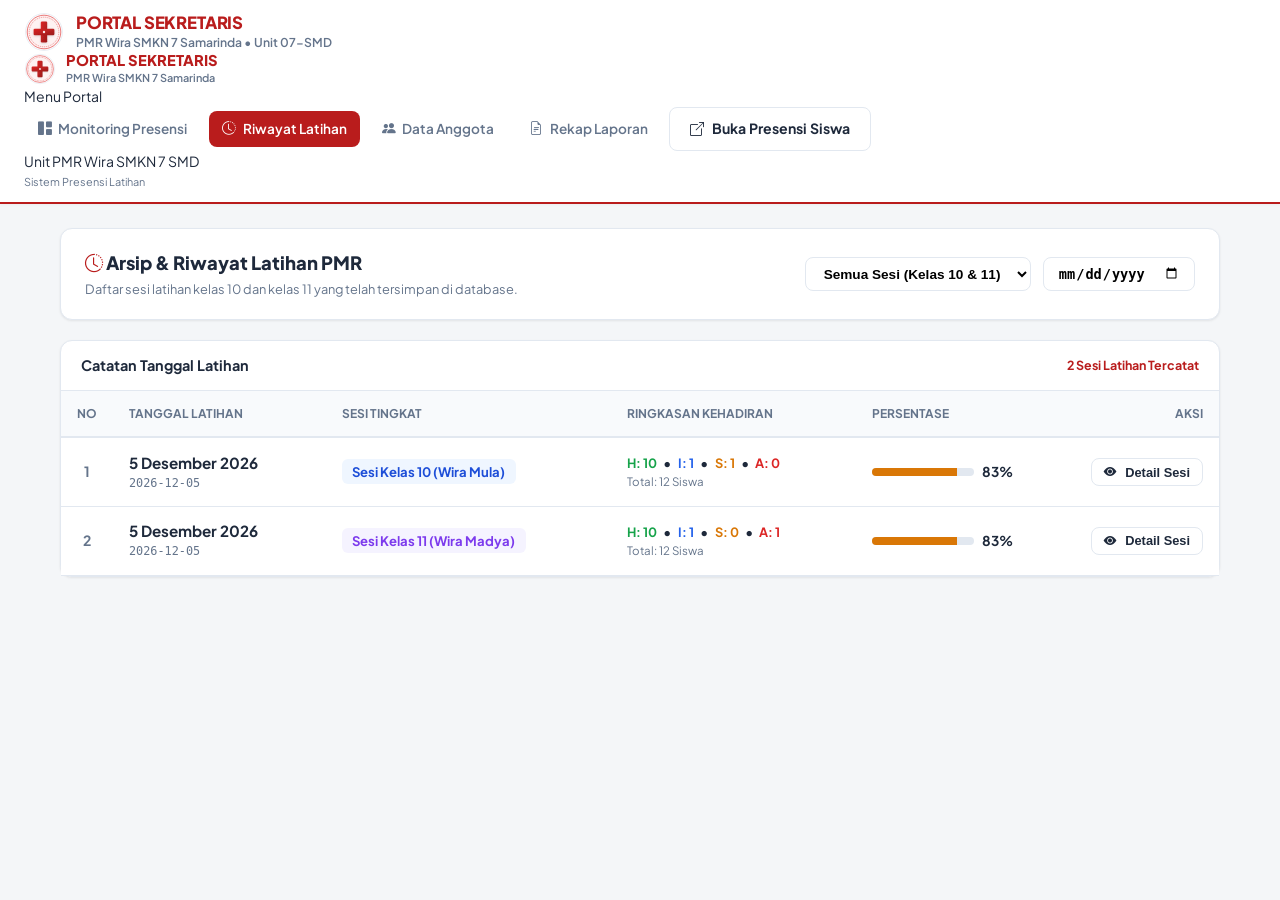
<file: history.html>
<!DOCTYPE html>
<html lang="id">
<head>
  <meta charset="UTF-8">
  <meta name="viewport" content="width=device-width, initial-scale=1.0">
  <title>Riwayat Latihan - Portal Sekretaris PMR SMKN 7 Samarinda</title>

  <link rel="icon" type="image/svg+xml" href="assets/images/pmr-logo.svg">
  <link rel="preconnect" href="https://fonts.googleapis.com">
  <link rel="preconnect" href="https://fonts.gstatic.com" crossorigin>
  <link href="https://fonts.googleapis.com/css2?family=Plus+Jakarta+Sans:wght@400;500;600;700;800&display=swap" rel="stylesheet">
  <link rel="stylesheet" href="https://cdn.jsdelivr.net/npm/bootstrap-icons@1.11.3/font/bootstrap-icons.min.css">
  <link rel="stylesheet" href="assets/css/main.css?v=105">
</head>
<body>

  <!-- Backdrop Menu Samping Mobile -->
  <div id="navBackdrop" class="mobile-nav-backdrop" onclick="closeNavMenu()"></div>

  <!-- Top App Navigation -->
  <header class="app-navbar">
    <div class="navbar-container">
      <div class="brand-wrapper">
        <a href="admin.html" style="display: flex; align-items: center; gap: 0.75rem; text-decoration: none; color: inherit;">
          <img src="assets/images/pmr-logo.svg" alt="Logo PMR" class="brand-logo-img">
          <div class="brand-details">
            <span class="brand-main-title">PORTAL SEKRETARIS</span>
            <span class="brand-sub-title">PMR Wira SMKN 7 Samarinda &bull; Unit 07-SMD</span>
          </div>
        </a>
      </div>

      <!-- Tombol Hamburger (Khusus Mobile) -->
      <button type="button" class="hamburger-btn" id="hamburgerToggle" onclick="toggleNavMenu()" aria-label="Buka Menu" aria-expanded="false">
        <i class="bi bi-list"></i>
      </button>

      <!-- Navigasi Menu: Desktop di atas, Mobile Drawer ke Samping -->
      <nav aria-label="Navigasi Menu Admin" id="navMenu" class="nav-menu-collapse">
        <!-- Header Drawer Samping (Khusus Mobile) -->
        <div class="drawer-header">
          <div style="display: flex; align-items: center; gap: 0.65rem;">
            <img src="assets/images/pmr-logo.svg" alt="Logo PMR" style="width: 32px; height: 32px;">
            <div>
              <div style="font-size: 0.92rem; font-weight: 800; color: var(--pmr-primary); line-height: 1.2;">PORTAL SEKRETARIS</div>
              <div style="font-size: 0.68rem; color: var(--text-muted); font-weight: 600;">PMR Wira SMKN 7 Samarinda</div>
            </div>
          </div>
          <button type="button" class="drawer-close-btn" id="drawerCloseBtn" onclick="closeNavMenu()" aria-label="Tutup Menu">
            <i class="bi bi-x-lg"></i>
          </button>
        </div>

        <!-- Badan Menu Navigasi -->
        <div class="drawer-nav-body">
          <div class="drawer-section-label">Menu Portal</div>
          <ul class="navbar-nav">
            <li>
              <a href="admin.html" class="nav-item-link">
                <i class="bi bi-grid-1x2-fill"></i>
                <span>Monitoring Presensi</span>
              </a>
            </li>
            <li>
              <a href="history.html" class="nav-item-link active">
                <i class="bi bi-clock-history"></i>
                <span>Riwayat Latihan</span>
              </a>
            </li>
            <li>
              <a href="members.html" class="nav-item-link">
                <i class="bi bi-people-fill"></i>
                <span>Data Anggota</span>
              </a>
            </li>
            <li>
              <a href="reports.html" class="nav-item-link">
                <i class="bi bi-file-earmark-text"></i>
                <span>Rekap Laporan</span>
              </a>
            </li>
            <li class="nav-item-cta">
              <a href="index.html" class="btn-app btn-app-outline btn-portal-switch" title="Kembali ke formulir presensi mandiri siswa">
                <i class="bi bi-box-arrow-up-right"></i>
                <span>Buka Presensi Siswa</span>
              </a>
            </li>
          </ul>
        </div>

        <!-- Footer Drawer Samping (Khusus Mobile) -->
        <div class="drawer-footer">
          <div>Unit PMR Wira SMKN 7 SMD</div>
          <div style="font-size: 0.68rem; color: var(--text-muted); margin-top: 2px;">Sistem Presensi Latihan</div>
        </div>
      </nav>
    </div>
  </header>

  <!-- Konten Utama -->
  <main class="main-wrapper">

    <!-- Card Filter Riwayat -->
    <section class="app-card card-padded" aria-label="Filter Riwayat Latihan">
      <div style="display: flex; align-items: center; justify-content: space-between; flex-wrap: wrap; gap: 1rem;">
        <div>
          <h1 style="font-size: 1.15rem; font-weight: 800; color: var(--text-main);">
            <i class="bi bi-clock-history" style="color: var(--pmr-primary);"></i>
            Arsip & Riwayat Latihan PMR
          </h1>
          <p style="font-size: 0.8rem; color: var(--text-muted); margin-top: 0.2rem;">
            Daftar sesi latihan kelas 10 dan kelas 11 yang telah tersimpan di database.
          </p>
        </div>

        <div style="display: flex; align-items: center; gap: 0.75rem; flex-wrap: wrap;">
          <div>
            <select id="historySessionFilter" style="padding: 0.45rem 0.85rem; border: 1px solid var(--border-app); border-radius: var(--radius-md); font-weight: 600; font-size: 0.85rem; background: #fff; cursor: pointer;">
              <option value="all">Semua Sesi (Kelas 10 & 11)</option>
              <option value="10">Hanya Sesi Kelas 10</option>
              <option value="11">Hanya Sesi Kelas 11</option>
            </select>
          </div>

          <div>
            <input type="date" id="historyDateFilter" style="padding: 0.45rem 0.85rem; border: 1px solid var(--border-app); border-radius: var(--radius-md); font-weight: 600; font-size: 0.85rem; background: #fff; cursor: pointer;" title="Filter berdasarkan tanggal">
          </div>
        </div>
      </div>
    </section>

    <!-- Tabel Riwayat Sesi -->
    <section class="app-card" aria-label="Tabel Riwayat">
      <div style="padding: 0.85rem 1.25rem; border-bottom: 1px solid var(--border-app); display: flex; justify-content: space-between; align-items: center;">
        <span style="font-weight: 700; font-size: 0.9rem; color: var(--text-main);">Catatan Tanggal Latihan</span>
        <span style="font-size: 0.78rem; font-weight: 700; color: var(--pmr-primary);" id="historyCountBadge">0 Sesi</span>
      </div>

      <div class="table-container" style="border: none; border-radius: 0;">
        <table class="table-presensi">
          <thead>
            <tr>
              <th style="width: 40px; text-align: center;">No</th>
              <th>Tanggal Latihan</th>
              <th>Sesi Tingkat</th>
              <th>Ringkasan Kehadiran</th>
              <th>Persentase</th>
              <th style="text-align: right;">Aksi</th>
            </tr>
          </thead>
          <tbody id="historyTableBody">
            <!-- Diisi oleh history-app.js -->
          </tbody>
        </table>
      </div>
    </section>

  </main>

  <!-- Modal Detail Sesi Presensi -->
  <div id="historyDetailModal" style="display: none; position: fixed; top: 0; left: 0; width: 100%; height: 100%; background: rgba(15, 23, 42, 0.5); z-index: 300; align-items: center; justify-content: center; padding: 1rem;">
    <div style="background: #fff; border-radius: 12px; max-width: 720px; width: 100%; max-height: 85vh; display: flex; flex-direction: column; overflow: hidden; box-shadow: 0 20px 25px -5px rgba(0,0,0,0.1);">
      <div style="padding: 1.15rem 1.5rem; border-bottom: 1px solid var(--border-app); display: flex; align-items: center; justify-content: space-between;">
        <h3 style="font-size: 1.05rem; font-weight: 800; color: var(--text-main);" id="modalDetailTitle">Detail Riwayat Presensi</h3>
        <button type="button" onclick="closeDetailModal()" style="background: none; border: none; font-size: 1.25rem; cursor: pointer; color: var(--text-muted);">&times;</button>
      </div>
      <div style="padding: 1rem; overflow-y: auto; flex: 1;">
        <div class="table-container" style="border: 1px solid var(--border-app);">
          <table class="table-presensi">
            <thead>
              <tr>
                <th style="width: 40px; text-align: center;">No</th>
                <th>Nama & NISN</th>
                <th>Kelas</th>
                <th>Status</th>
                <th>Jam Absen</th>
                <th style="text-align: center;">Tanda Tangan</th>
                <th>Keterangan</th>
              </tr>
            </thead>
            <tbody id="modalDetailTbody">
              <!-- Diisi otomatis -->
            </tbody>
          </table>
        </div>
      </div>
      <div style="padding: 0.85rem 1.5rem; background: #f8fafc; border-top: 1px solid var(--border-app); display: flex; justify-content: flex-end;">
        <button type="button" class="btn-app btn-app-outline" onclick="closeDetailModal()">Tutup</button>
      </div>
    </div>
  </div>

  <script src="assets/js/db.js"></script>
  <script src="assets/js/history-app.js"></script>
  <script src="assets/js/navbar.js?v=105"></script>
</body>
</html>
</file>
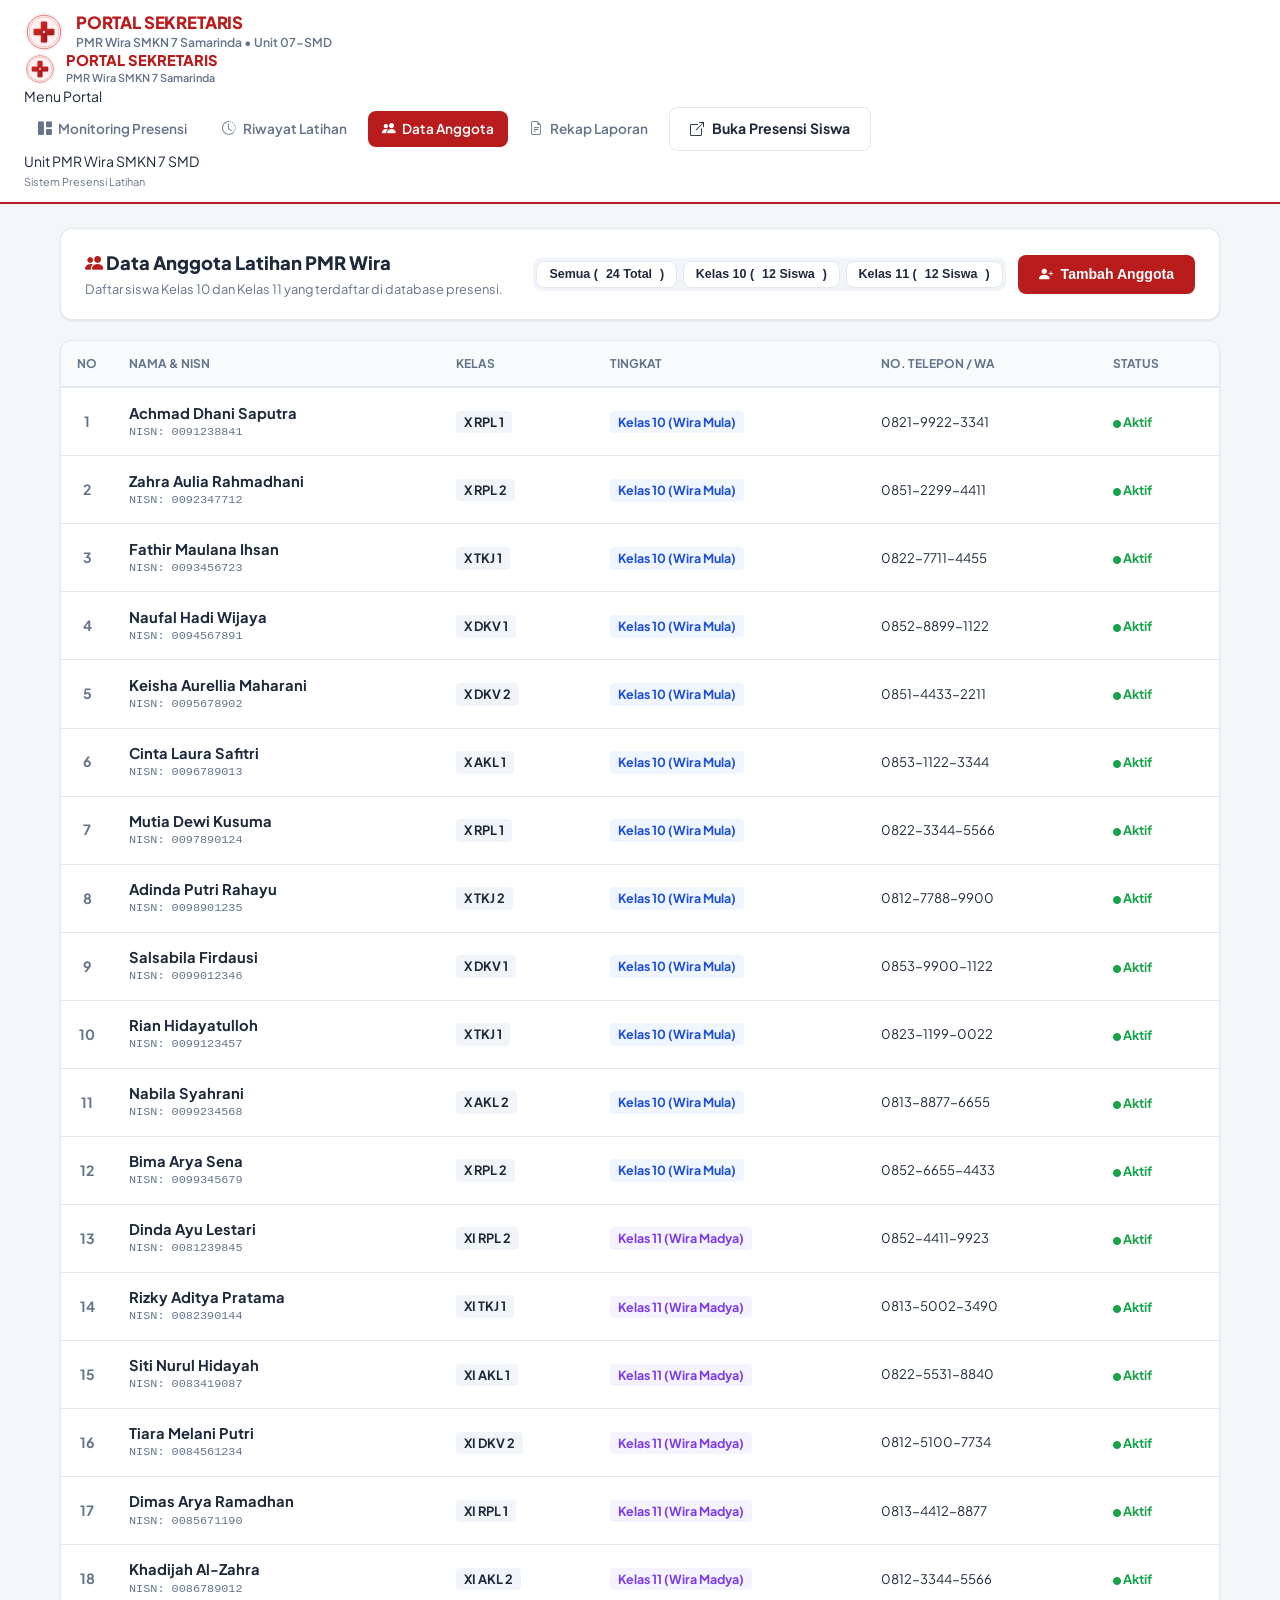
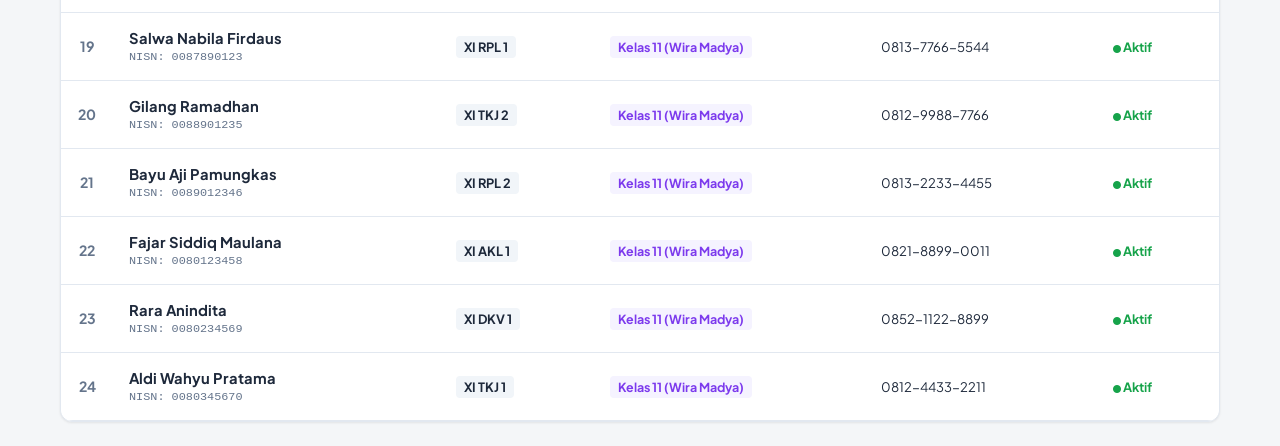
<file: members.html>
<!DOCTYPE html>
<html lang="id">
<head>
  <meta charset="UTF-8">
  <meta name="viewport" content="width=device-width, initial-scale=1.0">
  <title>Data Anggota - Portal Sekretaris PMR SMKN 7 Samarinda</title>

  <link rel="icon" type="image/svg+xml" href="assets/images/pmr-logo.svg">
  <link rel="preconnect" href="https://fonts.googleapis.com">
  <link rel="preconnect" href="https://fonts.gstatic.com" crossorigin>
  <link href="https://fonts.googleapis.com/css2?family=Plus+Jakarta+Sans:wght@400;500;600;700;800&display=swap" rel="stylesheet">
  <link rel="stylesheet" href="https://cdn.jsdelivr.net/npm/bootstrap-icons@1.11.3/font/bootstrap-icons.min.css">
  <link rel="stylesheet" href="assets/css/main.css?v=105">
</head>
<body>

  <!-- Backdrop Menu Samping Mobile -->
  <div id="navBackdrop" class="mobile-nav-backdrop" onclick="closeNavMenu()"></div>

  <!-- Top App Navigation -->
  <header class="app-navbar">
    <div class="navbar-container">
      <div class="brand-wrapper">
        <a href="admin.html" style="display: flex; align-items: center; gap: 0.75rem; text-decoration: none; color: inherit;">
          <img src="assets/images/pmr-logo.svg" alt="Logo PMR" class="brand-logo-img">
          <div class="brand-details">
            <span class="brand-main-title">PORTAL SEKRETARIS</span>
            <span class="brand-sub-title">PMR Wira SMKN 7 Samarinda &bull; Unit 07-SMD</span>
          </div>
        </a>
      </div>

      <!-- Tombol Hamburger (Khusus Mobile) -->
      <button type="button" class="hamburger-btn" id="hamburgerToggle" onclick="toggleNavMenu()" aria-label="Buka Menu" aria-expanded="false">
        <i class="bi bi-list"></i>
      </button>

      <!-- Navigasi Menu: Desktop di atas, Mobile Drawer ke Samping -->
      <nav aria-label="Navigasi Menu Admin" id="navMenu" class="nav-menu-collapse">
        <!-- Header Drawer Samping (Khusus Mobile) -->
        <div class="drawer-header">
          <div style="display: flex; align-items: center; gap: 0.65rem;">
            <img src="assets/images/pmr-logo.svg" alt="Logo PMR" style="width: 32px; height: 32px;">
            <div>
              <div style="font-size: 0.92rem; font-weight: 800; color: var(--pmr-primary); line-height: 1.2;">PORTAL SEKRETARIS</div>
              <div style="font-size: 0.68rem; color: var(--text-muted); font-weight: 600;">PMR Wira SMKN 7 Samarinda</div>
            </div>
          </div>
          <button type="button" class="drawer-close-btn" id="drawerCloseBtn" onclick="closeNavMenu()" aria-label="Tutup Menu">
            <i class="bi bi-x-lg"></i>
          </button>
        </div>

        <!-- Badan Menu Navigasi -->
        <div class="drawer-nav-body">
          <div class="drawer-section-label">Menu Portal</div>
          <ul class="navbar-nav">
            <li>
              <a href="admin.html" class="nav-item-link">
                <i class="bi bi-grid-1x2-fill"></i>
                <span>Monitoring Presensi</span>
              </a>
            </li>
            <li>
              <a href="history.html" class="nav-item-link">
                <i class="bi bi-clock-history"></i>
                <span>Riwayat Latihan</span>
              </a>
            </li>
            <li>
              <a href="members.html" class="nav-item-link active">
                <i class="bi bi-people-fill"></i>
                <span>Data Anggota</span>
              </a>
            </li>
            <li>
              <a href="reports.html" class="nav-item-link">
                <i class="bi bi-file-earmark-text"></i>
                <span>Rekap Laporan</span>
              </a>
            </li>
            <li class="nav-item-cta">
              <a href="index.html" class="btn-app btn-app-outline btn-portal-switch" title="Kembali ke formulir presensi mandiri siswa">
                <i class="bi bi-box-arrow-up-right"></i>
                <span>Buka Presensi Siswa</span>
              </a>
            </li>
          </ul>
        </div>

        <!-- Footer Drawer Samping (Khusus Mobile) -->
        <div class="drawer-footer">
          <div>Unit PMR Wira SMKN 7 SMD</div>
          <div style="font-size: 0.68rem; color: var(--text-muted); margin-top: 2px;">Sistem Presensi Latihan</div>
        </div>
      </nav>
    </div>
  </header>

  <!-- Konten Utama -->
  <main class="main-wrapper">

    <!-- Card Filter & Tambah Anggota -->
    <section class="app-card card-padded" aria-label="Manajemen Anggota">
      <div style="display: flex; align-items: center; justify-content: space-between; flex-wrap: wrap; gap: 1rem;">
        <div>
          <h1 style="font-size: 1.15rem; font-weight: 800; color: var(--text-main);">
            <i class="bi bi-people-fill" style="color: var(--pmr-primary);"></i>
            Data Anggota Latihan PMR Wira
          </h1>
          <p style="font-size: 0.8rem; color: var(--text-muted); margin-top: 0.2rem;">
            Daftar siswa Kelas 10 dan Kelas 11 yang terdaftar di database presensi.
          </p>
        </div>

        <div class="members-toolbar-actions" style="display: flex; align-items: center; gap: 0.75rem; flex-wrap: wrap;">
          <!-- Filter Tabs Sesi -->
          <div class="members-filter-group" style="display: flex; gap: 0.35rem; background: #f1f5f9; padding: 3px; border-radius: 8px;">
            <button type="button" class="btn-app btn-app-outline active" id="btnFilterAll" onclick="filterMembers('all')" style="padding: 0.35rem 0.75rem; font-size: 0.78rem;">
              Semua (<span id="countTotalMembers">0</span>)
            </button>
            <button type="button" class="btn-app btn-app-outline" id="btnFilter10" onclick="filterMembers('10')" style="padding: 0.35rem 0.75rem; font-size: 0.78rem;">
              Kelas 10 (<span id="countK10Members">0</span>)
            </button>
            <button type="button" class="btn-app btn-app-outline" id="btnFilter11" onclick="filterMembers('11')" style="padding: 0.35rem 0.75rem; font-size: 0.78rem;">
              Kelas 11 (<span id="countK11Members">0</span>)
            </button>
          </div>

          <button type="button" class="btn-app btn-app-primary btn-add-member" onclick="openAddModal()">
            <i class="bi bi-person-plus-fill"></i> Tambah Anggota
          </button>
        </div>
      </div>
    </section>

    <!-- Tabel Data Anggota -->
    <section class="app-card" aria-label="Tabel Anggota">
      <div class="table-container" style="border: none; border-radius: var(--radius-lg);">
        <table class="table-presensi">
          <thead>
            <tr>
              <th style="width: 40px; text-align: center;">No</th>
              <th>Nama & NISN</th>
              <th>Kelas</th>
              <th>Tingkat</th>
              <th>No. Telepon / WA</th>
              <th>Status</th>
            </tr>
          </thead>
          <tbody id="membersTableBody">
            <!-- Diisi oleh members-app.js -->
          </tbody>
        </table>
      </div>
    </section>

  </main>

  <!-- Modal Tambah Anggota Baru -->
  <div id="addMemberModal" style="display: none; position: fixed; top: 0; left: 0; width: 100%; height: 100%; background: rgba(15, 23, 42, 0.5); z-index: 300; align-items: center; justify-content: center; padding: 1rem;">
    <div style="background: #fff; border-radius: 12px; max-width: 500px; width: 100%; overflow: hidden; box-shadow: 0 20px 25px -5px rgba(0,0,0,0.1);">
      <div style="padding: 1.15rem 1.5rem; border-bottom: 1px solid var(--border-app); display: flex; align-items: center; justify-content: space-between;">
        <h3 style="font-size: 1.05rem; font-weight: 800; color: var(--text-main);">Tambah Anggota PMR Baru</h3>
        <button type="button" onclick="closeAddModal()" style="background: none; border: none; font-size: 1.25rem; cursor: pointer; color: var(--text-muted);">&times;</button>
      </div>

      <form id="addMemberForm">
        <div style="padding: 1.5rem; display: flex; flex-direction: column; gap: 0.85rem;">
          <div>
            <label style="font-weight: 700; font-size: 0.8rem; color: var(--text-main); display: block; margin-bottom: 0.25rem;">
              Nama Lengkap Siswa *
            </label>
            <input type="text" id="addMemberName" required placeholder="Contoh: Muhammad Farhan" style="width: 100%; padding: 0.55rem 0.75rem; border: 1px solid var(--border-app); border-radius: 6px; font-size: 0.88rem;">
          </div>

          <div style="display: grid; grid-template-columns: 1fr 1fr; gap: 0.75rem;">

            <div>
              <label style="font-weight: 700; font-size: 0.8rem; color: var(--text-main); display: block; margin-bottom: 0.25rem;">
                Kelas
              </label>
              <select id="addMemberKelas" required style="width: 100%; padding: 0.55rem 0.75rem; border: 1px solid var(--border-app); border-radius: 6px; font-size: 0.88rem; background: #fff;">
                <option value="10">Kelas 10</option>
                <option value="11">Kelas 11</option>
              </select>
            </div>
          </div>

          <div style="display: grid; grid-template-columns: 1fr 1fr; gap: 0.75rem;">
            <div>
              <label style="font-weight: 700; font-size: 0.8rem; color: var(--text-main); display: block; margin-bottom: 0.25rem;">
                Jurusan
              </label>
              <input type="text" id="addMemberJurusan" required placeholder="X RPL 1 / XI TKJ 2" style="width: 100%; padding: 0.55rem 0.75rem; border: 1px solid var(--border-app); border-radius: 6px; font-size: 0.88rem;">
            </div>

            <div>
              <label style="font-weight: 700; font-size: 0.8rem; color: var(--text-main); display: block; margin-bottom: 0.25rem;">
                No. HP / WhatsApp
              </label>
              <input type="text" id="addMemberPhone" placeholder="0812-xxxx-xxxx" style="width: 100%; padding: 0.55rem 0.75rem; border: 1px solid var(--border-app); border-radius: 6px; font-size: 0.88rem;">
            </div>
          </div>
        </div>

        <div style="padding: 1rem 1.5rem; background: #f8fafc; border-top: 1px solid var(--border-app); display: flex; justify-content: flex-end; gap: 0.5rem;">
          <button type="button" class="btn-app btn-app-outline" onclick="closeAddModal()">Batal</button>
          <button type="submit" class="btn-app btn-app-primary">
            <i class="bi bi-save"></i> Simpan ke Database
          </button>
        </div>
      </form>
    </div>
  </div>

  <div id="appToastMsg" class="toast-msg-box" style="display: none;"></div>

  <script src="assets/js/db.js"></script>
  <script src="assets/js/members-app.js"></script>
  <script src="assets/js/navbar.js?v=105"></script>
</body>
</html>
</file>
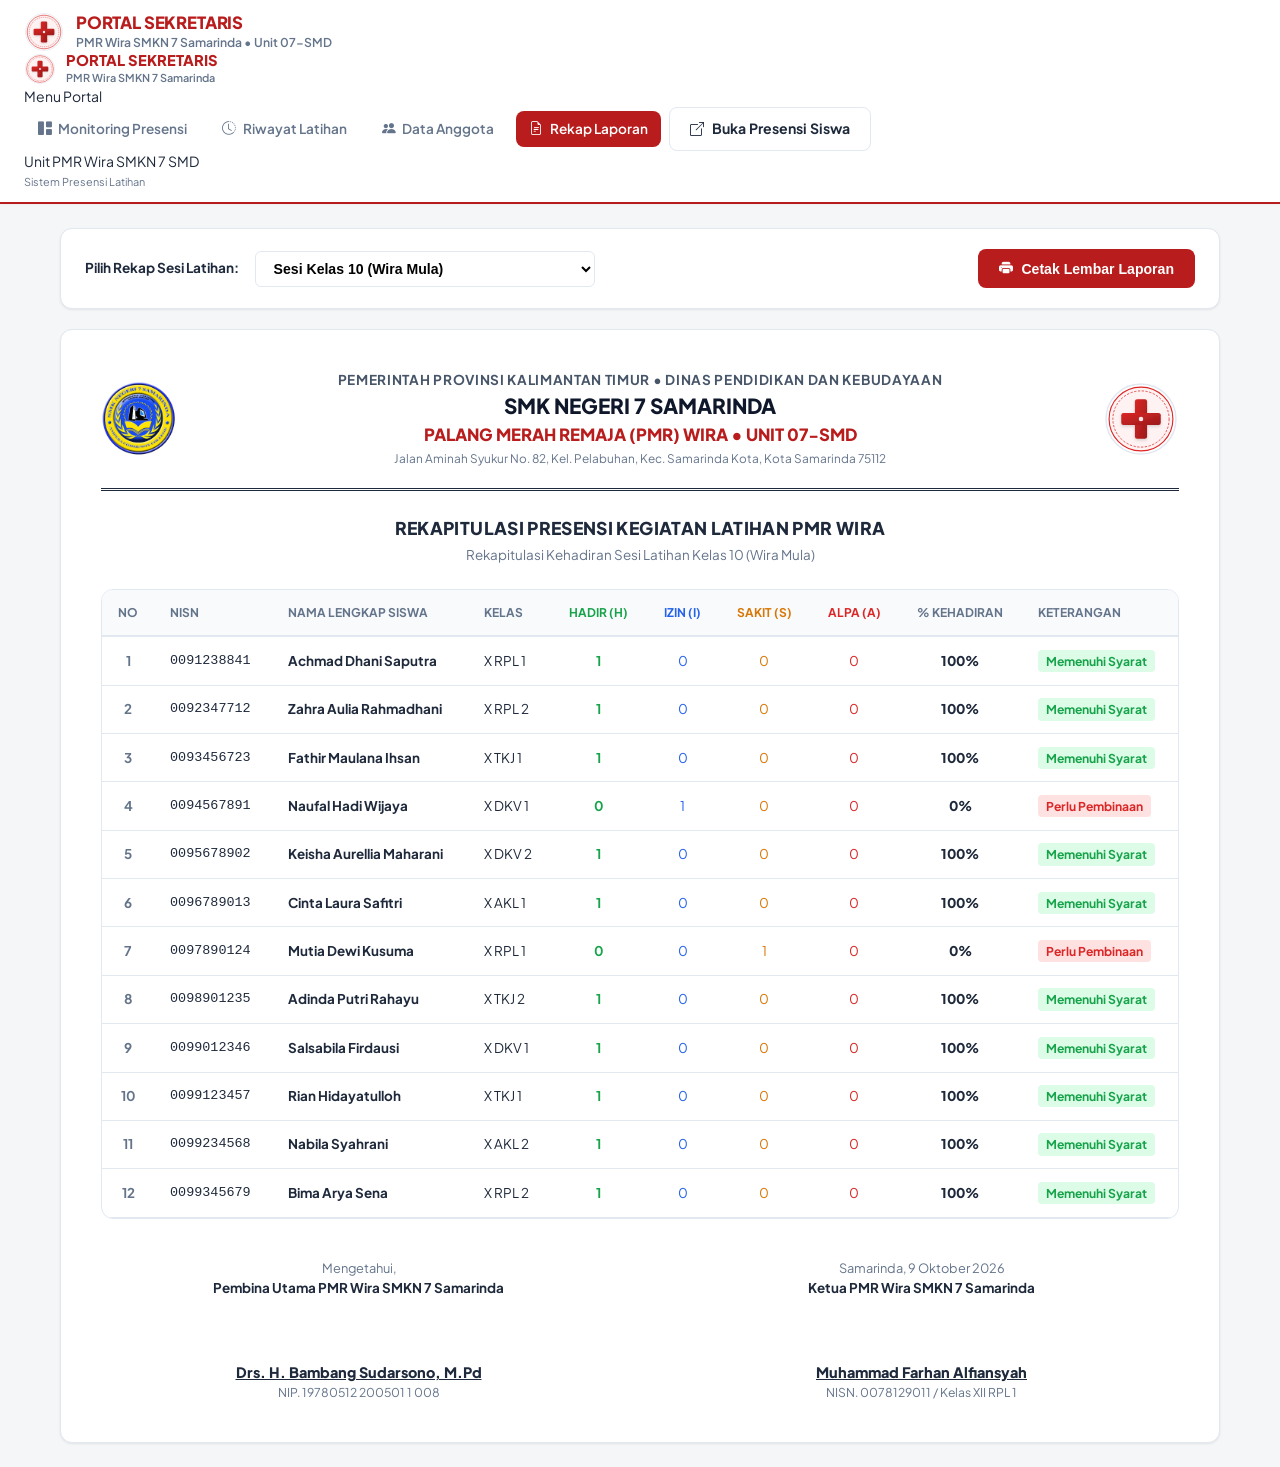
<file: reports.html>
<!DOCTYPE html>
<html lang="id">
<head>
  <meta charset="UTF-8">
  <meta name="viewport" content="width=device-width, initial-scale=1.0">
  <title>Rekap Laporan - Portal Sekretaris PMR SMKN 7 Samarinda</title>

  <link rel="icon" type="image/svg+xml" href="assets/images/pmr-logo.svg">
  <link rel="preconnect" href="https://fonts.googleapis.com">
  <link rel="preconnect" href="https://fonts.gstatic.com" crossorigin>
  <link href="https://fonts.googleapis.com/css2?family=Plus+Jakarta+Sans:wght@400;500;600;700;800&display=swap" rel="stylesheet">
  <link rel="stylesheet" href="https://cdn.jsdelivr.net/npm/bootstrap-icons@1.11.3/font/bootstrap-icons.min.css">
  <link rel="stylesheet" href="assets/css/main.css?v=105">

  <style>
    /* Styling Kop Surat Resmi Siap Cetak */
    .report-sheet-container {
      background: #ffffff;
      border: 1px solid var(--border-app);
      border-radius: var(--radius-lg);
      padding: 2.5rem;
      box-shadow: var(--shadow-card);
    }

    .school-kop-header {
      display: flex;
      align-items: center;
      gap: 1.5rem;
      border-bottom: 3px double #1e293b;
      padding-bottom: 1.25rem;
      margin-bottom: 1.5rem;
    }

    .kop-logo-img {
      width: 76px;
      height: 76px;
      flex-shrink: 0;
    }

    .kop-text-center {
      text-align: center;
      flex: 1;
    }

    .kop-pemerintah {
      font-size: 0.85rem;
      font-weight: 700;
      text-transform: uppercase;
      color: #475569;
      letter-spacing: 0.05em;
    }

    .kop-sekolah {
      font-size: 1.3rem;
      font-weight: 800;
      text-transform: uppercase;
      color: #0f172a;
    }

    .kop-pmr {
      font-size: 1.05rem;
      font-weight: 800;
      color: var(--pmr-primary);
      text-transform: uppercase;
    }

    .kop-alamat {
      font-size: 0.74rem;
      color: #64748b;
      margin-top: 0.2rem;
    }

    .report-doc-title {
      text-align: center;
      font-size: 1.1rem;
      font-weight: 800;
      text-transform: uppercase;
      letter-spacing: 0.02em;
      margin-bottom: 0.25rem;
    }

    .report-doc-subtitle {
      text-align: center;
      font-size: 0.84rem;
      color: var(--text-muted);
      margin-bottom: 1.5rem;
    }

    .signature-grid {
      display: grid;
      grid-template-columns: 1fr 1fr;
      gap: 3rem;
      margin-top: 2.5rem;
      text-align: center;
    }

    @media screen and (max-width: 768px) {
      .report-sheet-container {
        padding: 1.25rem 0.85rem !important;
      }
      .school-kop-header {
        gap: 0.75rem;
        padding-bottom: 1rem;
        margin-bottom: 1rem;
      }
      .kop-logo-img {
        width: 44px;
        height: 44px;
      }
      .kop-pemerintah {
        font-size: 0.65rem;
      }
      .kop-sekolah {
        font-size: 0.98rem;
      }
      .kop-pmr {
        font-size: 0.82rem;
      }
      .kop-alamat {
        font-size: 0.65rem;
      }
      .report-doc-title {
        font-size: 0.92rem;
      }
      .signature-grid {
        grid-template-columns: 1fr;
        gap: 2rem;
        margin-top: 1.5rem;
      }
    }

    @media print {
      .app-navbar, .toolbar-filter-row, .btn-app {
        display: none !important;
      }
      body, .main-wrapper {
        background: #ffffff !important;
        padding: 0 !important;
        margin: 0 !important;
      }
      .report-sheet-container {
        border: none !important;
        box-shadow: none !important;
        padding: 0 !important;
      }
    }
  </style>
</head>
<body>

  <!-- Backdrop Menu Samping Mobile -->
  <div id="navBackdrop" class="mobile-nav-backdrop" onclick="closeNavMenu()"></div>

  <!-- Top App Navigation -->
  <header class="app-navbar">
    <div class="navbar-container">
      <div class="brand-wrapper">
        <a href="admin.html" style="display: flex; align-items: center; gap: 0.75rem; text-decoration: none; color: inherit;">
          <img src="assets/images/pmr-logo.svg" alt="Logo PMR" class="brand-logo-img">
          <div class="brand-details">
            <span class="brand-main-title">PORTAL SEKRETARIS</span>
            <span class="brand-sub-title">PMR Wira SMKN 7 Samarinda &bull; Unit 07-SMD</span>
          </div>
        </a>
      </div>

      <!-- Tombol Hamburger (Khusus Mobile) -->
      <button type="button" class="hamburger-btn" id="hamburgerToggle" onclick="toggleNavMenu()" aria-label="Buka Menu" aria-expanded="false">
        <i class="bi bi-list"></i>
      </button>

      <!-- Navigasi Menu: Desktop di atas, Mobile Drawer ke Samping -->
      <nav aria-label="Navigasi Menu Admin" id="navMenu" class="nav-menu-collapse">
        <!-- Header Drawer Samping (Khusus Mobile) -->
        <div class="drawer-header">
          <div style="display: flex; align-items: center; gap: 0.65rem;">
            <img src="assets/images/pmr-logo.svg" alt="Logo PMR" style="width: 32px; height: 32px;">
            <div>
              <div style="font-size: 0.92rem; font-weight: 800; color: var(--pmr-primary); line-height: 1.2;">PORTAL SEKRETARIS</div>
              <div style="font-size: 0.68rem; color: var(--text-muted); font-weight: 600;">PMR Wira SMKN 7 Samarinda</div>
            </div>
          </div>
          <button type="button" class="drawer-close-btn" id="drawerCloseBtn" onclick="closeNavMenu()" aria-label="Tutup Menu">
            <i class="bi bi-x-lg"></i>
          </button>
        </div>

        <!-- Badan Menu Navigasi -->
        <div class="drawer-nav-body">
          <div class="drawer-section-label">Menu Portal</div>
          <ul class="navbar-nav">
            <li>
              <a href="admin.html" class="nav-item-link">
                <i class="bi bi-grid-1x2-fill"></i>
                <span>Monitoring Presensi</span>
              </a>
            </li>
            <li>
              <a href="history.html" class="nav-item-link">
                <i class="bi bi-clock-history"></i>
                <span>Riwayat Latihan</span>
              </a>
            </li>
            <li>
              <a href="members.html" class="nav-item-link">
                <i class="bi bi-people-fill"></i>
                <span>Data Anggota</span>
              </a>
            </li>
            <li>
              <a href="reports.html" class="nav-item-link active">
                <i class="bi bi-file-earmark-text"></i>
                <span>Rekap Laporan</span>
              </a>
            </li>
            <li class="nav-item-cta">
              <a href="index.html" class="btn-app btn-app-outline btn-portal-switch" title="Kembali ke formulir presensi mandiri siswa">
                <i class="bi bi-box-arrow-up-right"></i>
                <span>Buka Presensi Siswa</span>
              </a>
            </li>
          </ul>
        </div>

        <!-- Footer Drawer Samping (Khusus Mobile) -->
        <div class="drawer-footer">
          <div>Unit PMR Wira SMKN 7 SMD</div>
          <div style="font-size: 0.68rem; color: var(--text-muted); margin-top: 2px;">Sistem Presensi Latihan</div>
        </div>
      </nav>
    </div>
  </header>

  <!-- Konten Utama -->
  <main class="main-wrapper">

    <!-- Toolbar Pengaturan Rekap -->
    <section class="app-card card-padded toolbar-filter-row" aria-label="Pengaturan Rekap">
      <div style="display: flex; align-items: center; justify-content: space-between; flex-wrap: wrap; gap: 1rem;">
        <div style="display: flex; align-items: center; gap: 1rem; flex-wrap: wrap;">
          <label for="reportLevelSelect" style="font-weight: 700; font-size: 0.85rem; color: var(--text-main);">
            Pilih Rekap Sesi Latihan:
          </label>
          <select id="reportLevelSelect" style="padding: 0.5rem 0.85rem; border: 1px solid var(--border-app); border-radius: 6px; font-weight: 700; font-size: 0.88rem; background: #fff; cursor: pointer;">
            <option value="10" selected>Sesi Kelas 10 (Wira Mula)</option>
            <option value="11">Sesi Kelas 11 (Wira Madya)</option>
            <option value="all">Gabungan Seluruh Anggota (Kelas 10 & 11)</option>
          </select>
        </div>

        <div style="display: flex; gap: 0.5rem;">
          <button type="button" class="btn-app btn-app-primary" onclick="window.print()">
            <i class="bi bi-printer-fill"></i> Cetak Lembar Laporan
          </button>
        </div>
      </div>
    </section>

    <!-- Lembar Rekap Resmi dengan Kop Surat SMKN 7 Samarinda -->
    <section class="report-sheet-container" aria-label="Lembar Rekapitulasi">
      
      <!-- Kop Surat -->
      <div class="school-kop-header">
        <img src="assets/images/smkn7-logo.png" alt="Logo SMKN 7" class="kop-logo-img">
        <div class="kop-text-center">
          <div class="kop-pemerintah">Pemerintah Provinsi Kalimantan Timur &bull; Dinas Pendidikan dan Kebudayaan</div>
          <div class="kop-sekolah">SMK NEGERI 7 SAMARINDA</div>
          <div class="kop-pmr">PALANG MERAH REMAJA (PMR) WIRA &bull; UNIT 07-SMD</div>
          <div class="kop-alamat">Jalan Aminah Syukur No. 82, Kel. Pelabuhan, Kec. Samarinda Kota, Kota Samarinda 75112</div>
        </div>
        <img src="assets/images/pmr-logo.svg" alt="Logo PMR" class="kop-logo-img">
      </div>

      <!-- Judul Dokumen -->
      <div class="report-doc-title">REKAPITULASI PRESENSI KEGIATAN LATIHAN PMR WIRA</div>
      <div class="report-doc-subtitle" id="reportSessionSubtitle">
        Rekapitulasi Kehadiran Sesi Latihan Kelas 10 (Wira Mula)
      </div>

      <!-- Tabel Rekap -->
      <div class="table-container" style="border: 1px solid var(--border-app); margin-bottom: 2rem;">
        <table class="table-presensi" style="font-size: 0.84rem;">
          <thead>
            <tr>
              <th style="width: 40px; text-align: center;">No</th>
              <th>NISN</th>
              <th>Nama Lengkap Siswa</th>
              <th>Kelas</th>
              <th style="text-align: center; color: var(--col-hadir);">Hadir (H)</th>
              <th style="text-align: center; color: var(--col-izin);">Izin (I)</th>
              <th style="text-align: center; color: var(--col-sakit);">Sakit (S)</th>
              <th style="text-align: center; color: var(--col-alpa);">Alpa (A)</th>
              <th style="text-align: center;">% Kehadiran</th>
              <th>Keterangan</th>
            </tr>
          </thead>
          <tbody id="reportTableBody">
            <!-- Diisi oleh reports-app.js -->
          </tbody>
        </table>
      </div>

      <!-- Kolom Tanda Tangan -->
      <div class="signature-grid">
        <div>
          <div style="font-size: 0.8rem; color: var(--text-muted);">Mengetahui,</div>
          <div style="font-size: 0.84rem; font-weight: 700; color: var(--text-main); margin-bottom: 4rem;">
            Pembina Utama PMR Wira SMKN 7 Samarinda
          </div>
          <div style="font-size: 0.9rem; font-weight: 800; text-decoration: underline; color: var(--text-main);">
            Drs. H. Bambang Sudarsono, M.Pd
          </div>
          <div style="font-size: 0.76rem; color: var(--text-muted);">NIP. 19780512 200501 1 008</div>
        </div>

        <div>
          <div style="font-size: 0.8rem; color: var(--text-muted);">Samarinda, 9 Oktober 2026</div>
          <div style="font-size: 0.84rem; font-weight: 700; color: var(--text-main); margin-bottom: 4rem;">
            Ketua PMR Wira SMKN 7 Samarinda
          </div>
          <div style="font-size: 0.9rem; font-weight: 800; text-decoration: underline; color: var(--text-main);">
            Muhammad Farhan Alfiansyah
          </div>
          <div style="font-size: 0.76rem; color: var(--text-muted);">NISN. 0078129011 / Kelas XII RPL 1</div>
        </div>
      </div>

    </section>

  </main>

  <script src="assets/js/db.js"></script>
  <script src="assets/js/reports-app.js"></script>
  <script src="assets/js/navbar.js?v=105"></script>
</body>
</html>
</file>
<file: assets/css/main.css>
/* ==========================================================================
   PRESENSI LATIHAN PMR WIRA SMKN 7 SAMARINDA
   Master Stylesheet (main.css) - Normal & Optimized
   ========================================================================== */

@import url('https://fonts.googleapis.com/css2?family=Plus+Jakarta+Sans:wght@400;500;600;700;800&display=swap');

:root {
  /* Brand PMR Red & Palette Resmi */
  --pmr-primary: #b91c1c;
  --pmr-primary-dark: #991b1b;
  --pmr-primary-light: #dc2626;
  --pmr-primary-subtle: #fef2f2;
  --pmr-border-subtle: #fecaca;

  /* Neutrals Standard */
  --bg-app: #f4f6f8;
  --bg-card: #ffffff;
  --text-main: #1e293b;
  --text-muted: #64748b;
  --text-secondary: #475569;
  --border-app: #e2e8f0;

  /* Status Warna Standar Presensi */
  --col-hadir: #16a34a;
  --bg-hadir: #dcfce7;
  --border-hadir: #bbf7d0;

  --col-izin: #2563eb;
  --bg-izin: #dbeafe;
  --border-izin: #bfdbfe;

  --col-sakit: #d97706;
  --bg-sakit: #fef3c7;
  --border-sakit: #fde68a;

  --col-alpa: #dc2626;
  --bg-alpa: #fee2e2;
  --border-alpa: #fecaca;

  --col-belum: #94a3b8;
  --bg-belum: #f1f5f9;

  /* Radius & Shadows */
  --radius-sm: 6px;
  --radius-md: 8px;
  --radius-lg: 12px;
  --shadow-card: 0 1px 3px rgba(0, 0, 0, 0.05), 0 1px 2px rgba(0, 0, 0, 0.03);
  --shadow-dropdown: 0 10px 25px -5px rgba(0, 0, 0, 0.1), 0 8px 10px -6px rgba(0, 0, 0, 0.05);
}

/* Reset Dasar */
*, *::before, *::after {
  box-sizing: border-box;
  margin: 0;
  padding: 0;
}

body {
  font-family: 'Plus Jakarta Sans', -apple-system, BlinkMacSystemFont, 'Segoe UI', Roboto, sans-serif;
  background-color: var(--bg-app);
  color: var(--text-main);
  line-height: 1.5;
  font-size: 14px;
  min-height: 100vh;
  display: flex;
  flex-direction: column;
}

a {
  color: inherit;
  text-decoration: none;
}

/* Top App Header / Navbar */
.app-navbar {
  background-color: var(--bg-card);
  border-bottom: 2px solid var(--pmr-primary);
  box-shadow: 0 1px 3px rgba(0,0,0,0.04);
  position: sticky;
  top: 0;
  z-index: 100;
  padding: 0.75rem 1.5rem;
  display: flex;
  align-items: center;
  justify-content: space-between;
  gap: 1rem;
}

.brand-wrapper {
  display: flex;
  align-items: center;
  gap: 0.75rem;
}

.brand-logo-img {
  width: 40px;
  height: 40px;
  flex-shrink: 0;
}

.brand-details {
  display: flex;
  flex-direction: column;
}

.brand-main-title, .brand-title {
  font-size: 1.05rem;
  font-weight: 800;
  color: var(--pmr-primary);
  line-height: 1.2;
  letter-spacing: -0.01em;
}

.brand-sub-title {
  font-size: 0.76rem;
  font-weight: 600;
  color: var(--text-muted);
}

/* Nav Menu Links (Desktop) */
.nav-menu, .navbar-nav {
  display: flex;
  align-items: center;
  gap: 0.5rem;
  list-style: none;
}

.nav-item-link, .nav-link {
  display: inline-flex;
  align-items: center;
  gap: 0.4rem;
  padding: 0.5rem 0.85rem;
  border-radius: var(--radius-md);
  font-weight: 600;
  font-size: 0.85rem;
  color: var(--text-muted);
  transition: all 0.15s ease;
}

.nav-item-link:hover, .nav-link:hover {
  background-color: var(--pmr-primary-subtle);
  color: var(--pmr-primary);
}

.nav-item-link.active, .nav-link.active {
  background-color: var(--pmr-primary);
  color: #ffffff;
}

/* Tombol Aksi Kanan Header (Dark Mode & Hamburger) */
.header-actions-right {
  display: flex;
  align-items: center;
  gap: 0.65rem;
}

.hamburger-btn {
  display: none;
  background: #ffffff;
  border: 1px solid var(--border-app);
  color: var(--text-main);
  font-size: 1.25rem;
  width: 38px;
  height: 38px;
  border-radius: var(--radius-sm);
  align-items: center;
  justify-content: center;
  cursor: pointer;
  transition: all 0.15s ease;
  z-index: 1002;
}

.hamburger-btn:hover {
  background-color: var(--pmr-primary-subtle);
  color: var(--pmr-primary);
  border-color: var(--pmr-border-subtle);
}

.drawer-close-btn {
  display: none;
}

.mobile-nav-backdrop {
  display: none;
}

/* Container Utama */
.main-wrapper {
  max-width: 1200px;
  margin: 0 auto;
  padding: 1.5rem 1.25rem;
  width: 100%;
  flex: 1;
  display: flex;
  flex-direction: column;
  gap: 1.25rem;
}

/* Card Kontainer */
.app-card {
  background-color: var(--bg-card);
  border: 1px solid var(--border-app);
  border-radius: var(--radius-lg);
  box-shadow: var(--shadow-card);
}

.card-padded {
  padding: 1.25rem 1.5rem;
}

/* Session Picker (Sesi Kelas 10 & 11) */
.session-selector-card {
  display: flex;
  flex-direction: column;
  gap: 1rem;
}

.session-header-row {
  display: flex;
  align-items: center;
  justify-content: space-between;
  flex-wrap: wrap;
  gap: 0.75rem;
  border-bottom: 1px solid var(--border-app);
  padding-bottom: 0.85rem;
}

.session-header-title {
  font-size: 1.1rem;
  font-weight: 800;
  color: var(--text-main);
  display: flex;
  align-items: center;
  gap: 0.5rem;
}

.date-badge-picker {
  display: flex;
  align-items: center;
  gap: 0.5rem;
  background-color: var(--bg-app);
  border: 1px solid var(--border-app);
  padding: 0.35rem 0.75rem;
  border-radius: var(--radius-md);
}

.date-badge-picker input[type="date"] {
  border: none;
  background: transparent;
  font-family: inherit;
  font-size: 0.85rem;
  font-weight: 700;
  color: var(--text-main);
  cursor: pointer;
  outline: none;
}

.session-tabs-grid {
  display: grid;
  grid-template-columns: 1fr 1fr;
  gap: 1rem;
}

.session-tab-btn {
  background-color: #ffffff;
  border: 2px solid var(--border-app);
  border-radius: var(--radius-lg);
  padding: 1.1rem 1.25rem;
  display: flex;
  align-items: center;
  justify-content: space-between;
  text-align: left;
  cursor: pointer;
  transition: all 0.2s ease;
}

.session-tab-btn:hover {
  border-color: var(--pmr-primary-light);
  background-color: var(--pmr-primary-subtle);
}

.session-tab-btn.active {
  background-color: var(--pmr-primary);
  border-color: var(--pmr-primary-dark);
  color: #ffffff;
  box-shadow: 0 4px 12px rgba(185, 28, 28, 0.25);
}

.session-tag-label {
  font-size: 0.72rem;
  font-weight: 700;
  text-transform: uppercase;
  letter-spacing: 0.05em;
  opacity: 0.85;
}

.session-main-name {
  font-size: 1.25rem;
  font-weight: 800;
  line-height: 1.2;
  margin-top: 0.15rem;
}

.session-sub-detail {
  font-size: 0.8rem;
  opacity: 0.9;
  margin-top: 0.25rem;
}

.session-active-check {
  width: 32px;
  height: 32px;
  border-radius: 50%;
  background-color: rgba(255, 255, 255, 0.2);
  display: flex;
  align-items: center;
  justify-content: center;
  font-size: 1.1rem;
  color: #ffffff;
}

.session-tab-btn:not(.active) .session-active-check {
  display: none;
}

/* Autocomplete Search */
.autocomplete-section {
  position: relative;
  width: 100%;
}

.autocomplete-box-wrap {
  position: relative;
  display: flex;
  align-items: center;
}

.autocomplete-search-icon {
  position: absolute;
  left: 1.1rem;
  color: var(--text-muted);
  font-size: 1.2rem;
  pointer-events: none;
}

.autocomplete-input {
  width: 100%;
  padding: 0.95rem 1rem 0.95rem 3.1rem;
  font-size: 0.95rem;
  font-weight: 600;
  border: 2px solid var(--border-app);
  border-radius: var(--radius-lg);
  background-color: #ffffff;
  color: var(--text-main);
  outline: none;
  transition: all 0.2s ease;
}

.autocomplete-input:focus {
  border-color: var(--pmr-primary);
  box-shadow: 0 0 0 4px rgba(185, 28, 28, 0.12);
}

.autocomplete-clear-btn {
  position: absolute;
  right: 1rem;
  background: none;
  border: none;
  color: var(--text-muted);
  font-size: 1.1rem;
  cursor: pointer;
  display: none;
}

.autocomplete-dropdown {
  position: absolute;
  top: calc(100% + 6px);
  left: 0;
  right: 0;
  background-color: #ffffff;
  border: 1px solid var(--border-app);
  border-radius: var(--radius-lg);
  box-shadow: var(--shadow-dropdown);
  max-height: 380px;
  overflow-y: auto;
  z-index: 250;
  display: none;
}

.autocomplete-dropdown.show {
  display: block;
}

.autocomplete-dropdown-header {
  padding: 0.65rem 1rem;
  background-color: var(--bg-app);
  border-bottom: 1px solid var(--border-app);
  font-size: 0.74rem;
  font-weight: 700;
  color: var(--text-muted);
  text-transform: uppercase;
  display: flex;
  justify-content: space-between;
}

.autocomplete-item {
  padding: 0.75rem 1rem;
  border-bottom: 1px solid var(--border-app);
  display: flex;
  align-items: center;
  justify-content: space-between;
  gap: 0.75rem;
  transition: background-color 0.15s ease;
}

.autocomplete-item:hover {
  background-color: var(--pmr-primary-subtle);
}

.item-name-text {
  font-size: 0.92rem;
  font-weight: 700;
  color: var(--text-main);
}

.item-name-text mark {
  background-color: #fef08a;
  color: #854d0e;
  padding: 0 2px;
}

.item-meta-sub {
  font-size: 0.75rem;
  color: var(--text-muted);
}

/* Summary Strip */
.summary-strip {
  display: flex;
  align-items: center;
  flex-wrap: wrap;
  gap: 0.75rem;
}

.summary-pill {
  flex: 1;
  min-width: 120px;
  padding: 0.65rem 0.85rem;
  background-color: #ffffff;
  border: 1px solid var(--border-app);
  border-radius: var(--radius-md);
  display: flex;
  align-items: center;
  justify-content: space-between;
}

.summary-pill-label {
  font-size: 0.74rem;
  font-weight: 700;
  color: var(--text-muted);
  text-transform: uppercase;
}

.summary-pill-count {
  font-size: 1.25rem;
  font-weight: 800;
  color: var(--text-main);
}

.pill-hadir { border-left: 4px solid var(--col-hadir); }
.pill-hadir .summary-pill-count { color: var(--col-hadir); }
.pill-izin { border-left: 4px solid var(--col-izin); }
.pill-izin .summary-pill-count { color: var(--col-izin); }
.pill-sakit { border-left: 4px solid var(--col-sakit); }
.pill-sakit .summary-pill-count { color: var(--col-sakit); }
.pill-alpa { border-left: 4px solid var(--col-alpa); }
.pill-alpa .summary-pill-count { color: var(--col-alpa); }
.pill-belum { border-left: 4px solid var(--col-belum); }

/* Tabel Presensi */
.table-container {
  overflow-x: auto;
  border-radius: var(--radius-lg);
  border: 1px solid var(--border-app);
  background-color: #ffffff;
}

.table-presensi {
  width: 100%;
  border-collapse: collapse;
  text-align: left;
  font-size: 0.88rem;
}

.table-presensi thead {
  background-color: #f8fafc;
  border-bottom: 2px solid var(--border-app);
}

.table-presensi th {
  padding: 0.85rem 1rem;
  font-size: 0.75rem;
  font-weight: 700;
  color: var(--text-muted);
  text-transform: uppercase;
}

.table-presensi td {
  padding: 0.85rem 1rem;
  border-bottom: 1px solid var(--border-app);
  vertical-align: middle;
}

.table-presensi tbody tr:hover {
  background-color: #f8fafc;
}

/* Tombol Toggle Status */
.status-btn-group, .status-btn-group {
  display: inline-flex;
  gap: 0.35rem;
}

.btn-status-toggle, .btn-status-toggle {
  padding: 0.4rem 0.75rem;
  font-size: 0.78rem;
  font-weight: 700;
  border-radius: var(--radius-sm);
  border: 1px solid var(--border-app);
  background-color: #ffffff;
  color: var(--text-muted);
  cursor: pointer;
  transition: all 0.15s ease;
  min-width: 58px;
  text-align: center;
}

.btn-status-toggle.active-hadir { background-color: var(--col-hadir); border-color: var(--col-hadir); color: #ffffff; }
.btn-status-toggle.active-izin { background-color: var(--col-izin); border-color: var(--col-izin); color: #ffffff; }
.btn-status-toggle.active-sakit { background-color: var(--col-sakit); border-color: var(--col-sakit); color: #ffffff; }
.btn-status-toggle.active-alpa { background-color: var(--col-alpa); border-color: var(--col-alpa); color: #ffffff; }

.btn-mini-status {
  padding: 0.3rem 0.65rem;
  font-size: 0.74rem;
  font-weight: 700;
  border-radius: var(--radius-sm);
}

.btn-mini-hadir { background-color: var(--bg-hadir); color: var(--col-hadir); }
.btn-mini-izin { background-color: var(--bg-izin); color: var(--col-izin); }
.btn-mini-sakit { background-color: var(--bg-sakit); color: var(--col-sakit); }
.btn-mini-alpa { background-color: var(--bg-alpa); color: var(--col-alpa); }

/* Tombol Aksi Umum */
.btn-app {
  display: inline-flex;
  align-items: center;
  gap: 0.5rem;
  padding: 0.65rem 1.25rem;
  font-size: 0.88rem;
  font-weight: 700;
  border-radius: var(--radius-md);
  border: 1px solid transparent;
  cursor: pointer;
  transition: all 0.15s ease;
}

.btn-app-primary { background-color: var(--pmr-primary); color: #ffffff; }
.btn-app-primary:hover { background-color: var(--pmr-primary-dark); }
.btn-app-outline { background-color: #ffffff; border-color: var(--border-app); color: var(--text-main); }
.btn-app-outline:hover { background-color: #f8fafc; border-color: #cbd5e1; }

/* Tanda Tangan & Canvas */
.signature-pad-container {
  border: 2px dashed #cbd5e1;
  border-radius: var(--radius-lg);
  background-color: #ffffff;
  position: relative;
  overflow: hidden;
}

.signature-canvas {
  width: 100%;
  height: 180px;
  cursor: crosshair;
  touch-action: none;
  display: block;
}

/* ==========================================================================
   DARK MODE STYLING STABLE
   ========================================================================== */
body.dark-mode {
  --bg-app: #0f172a;
  --bg-card: #1e293b;
  --text-main: #f8fafc;
  --text-muted: #94a3b8;
  --text-secondary: #cbd5e1;
  --border-app: #334155;
  
  --bg-hadir: rgba(22, 163, 74, 0.2);
  --bg-izin: rgba(37, 99, 235, 0.2);
  --bg-sakit: rgba(217, 119, 6, 0.2);
  --bg-alpa: rgba(220, 38, 38, 0.2);
}

body.dark-mode .app-navbar,
body.dark-mode .nav-menu,
body.dark-mode .table-container,
body.dark-mode .app-card,
body.dark-mode .autocomplete-dropdown,
body.dark-mode .summary-pill,
body.dark-mode .session-tab-btn,
body.dark-mode .signature-pad-container {
  background-color: var(--bg-card) !important;
  color: var(--text-main) !important;
  border-color: var(--border-app) !important;
}

body.dark-mode .table-presensi thead {
  background-color: #0f172a !important;
}

body.dark-mode .table-presensi tbody tr:hover {
  background-color: #111827 !important;
}

body.dark-mode input, body.dark-mode select {
  background-color: #0f172a !important;
  color: var(--text-main) !important;
  border-color: var(--border-app) !important;
}

/* ==========================================================================
   RESPONSIFITAS MOBILE & HAMBURGER DRAWER (OFF-CANVAS KE KANAN)
   ========================================================================== */
@media screen and (max-width: 992px) {
  .hamburger-btn {
    display: inline-flex !important;
  }

  .nav-menu, .navbar-nav {
    position: fixed !important;
    top: 0 !important;
    right: -100% !important;
    width: 75% !important;
    max-width: 300px !important;
    height: 100vh !important;
    background-color: var(--bg-card, #ffffff) !important;
    box-shadow: -5px 0 25px rgba(0, 0, 0, 0.2) !important;
    display: flex !important;
    flex-direction: column !important;
    align-items: flex-start !important;
    padding: 1.5rem 1.25rem !important;
    z-index: 1001 !important;
    transition: right 0.35s cubic-bezier(0.4, 0, 0.2, 1) !important;
    overflow-y: auto !important;
    gap: 0.5rem !important;
  }

  .nav-menu.show, .navbar-nav.show {
    right: 0 !important;
  }

  .drawer-close-btn {
    display: block !important;
    align-self: flex-end;
    background: transparent;
    border: none;
    font-size: 1.4rem;
    color: var(--text-main);
    cursor: pointer;
    padding: 0.25rem 0.5rem;
    margin-bottom: 0.75rem;
  }

  .mobile-nav-backdrop {
    display: block !important;
    position: fixed;
    top: 0;
    left: 0;
    width: 100vw;
    height: 100vh;
    background-color: rgba(15, 23, 42, 0.55);
    backdrop-filter: blur(2px);
    z-index: 1000;
    opacity: 0;
    visibility: hidden;
    transition: all 0.3s ease;
  }

  .mobile-nav-backdrop.show {
    opacity: 1 !important;
    visibility: visible !important;
  }

  .nav-item-link, .nav-link {
    width: 100% !important;
    padding: 0.75rem 1rem !important;
    font-size: 0.95rem !important;
  }
}

@media screen and (max-width: 768px) {
  .main-wrapper {
    padding: 0.85rem 0.75rem !important;
    gap: 0.85rem !important;
  }

  .session-tabs-grid {
    grid-template-columns: 1fr !important;
    gap: 0.65rem !important;
  }

  .summary-strip {
    display: grid;
    grid-template-columns: repeat(2, 1fr);
    gap: 0.5rem;
  }

  .table-presensi {
    min-width: 600px !important;
  }

  .status-btn-group {
    display: inline-flex !important;
    flex-direction: row !important;
    gap: 2px !important;
  }

  .btn-status-toggle {
    min-width: 36px !important;
    padding: 0.3rem 0.4rem !important;
    font-size: 0.72rem !important;
  }
}
</file>
